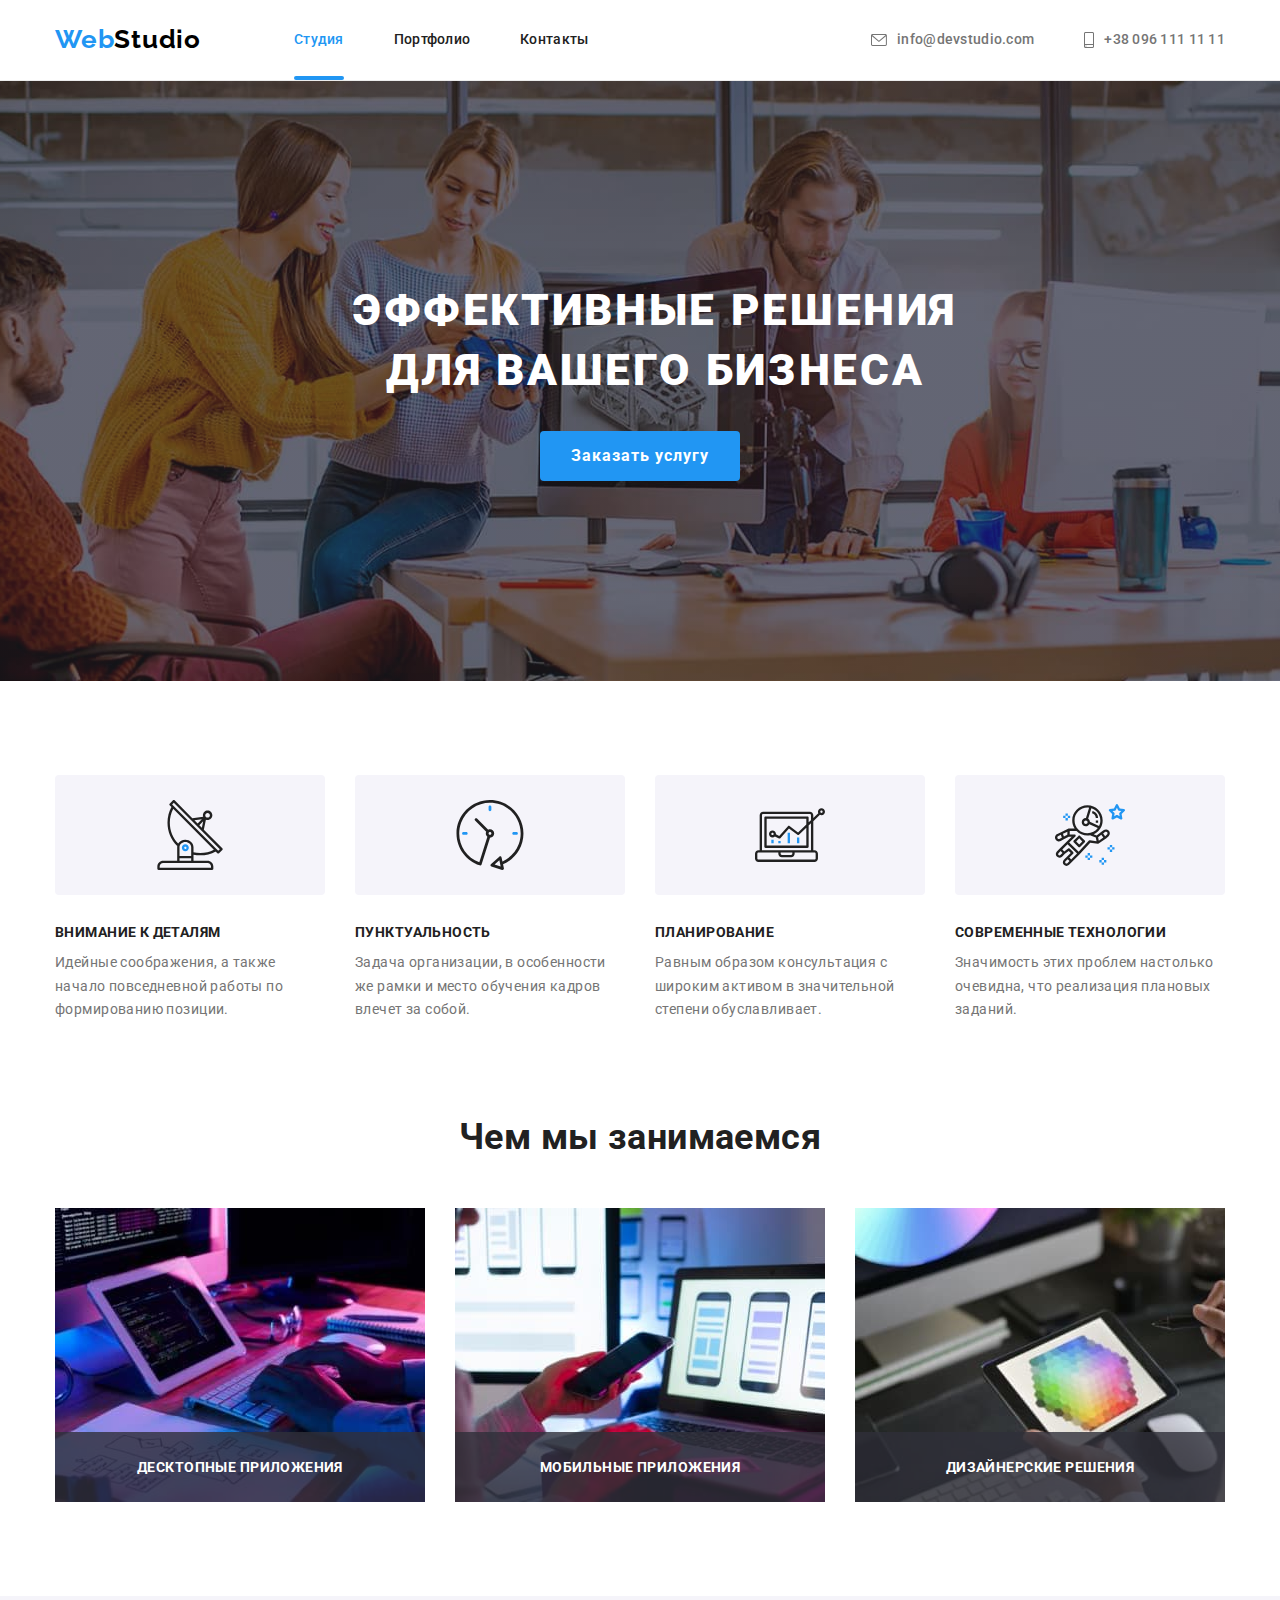
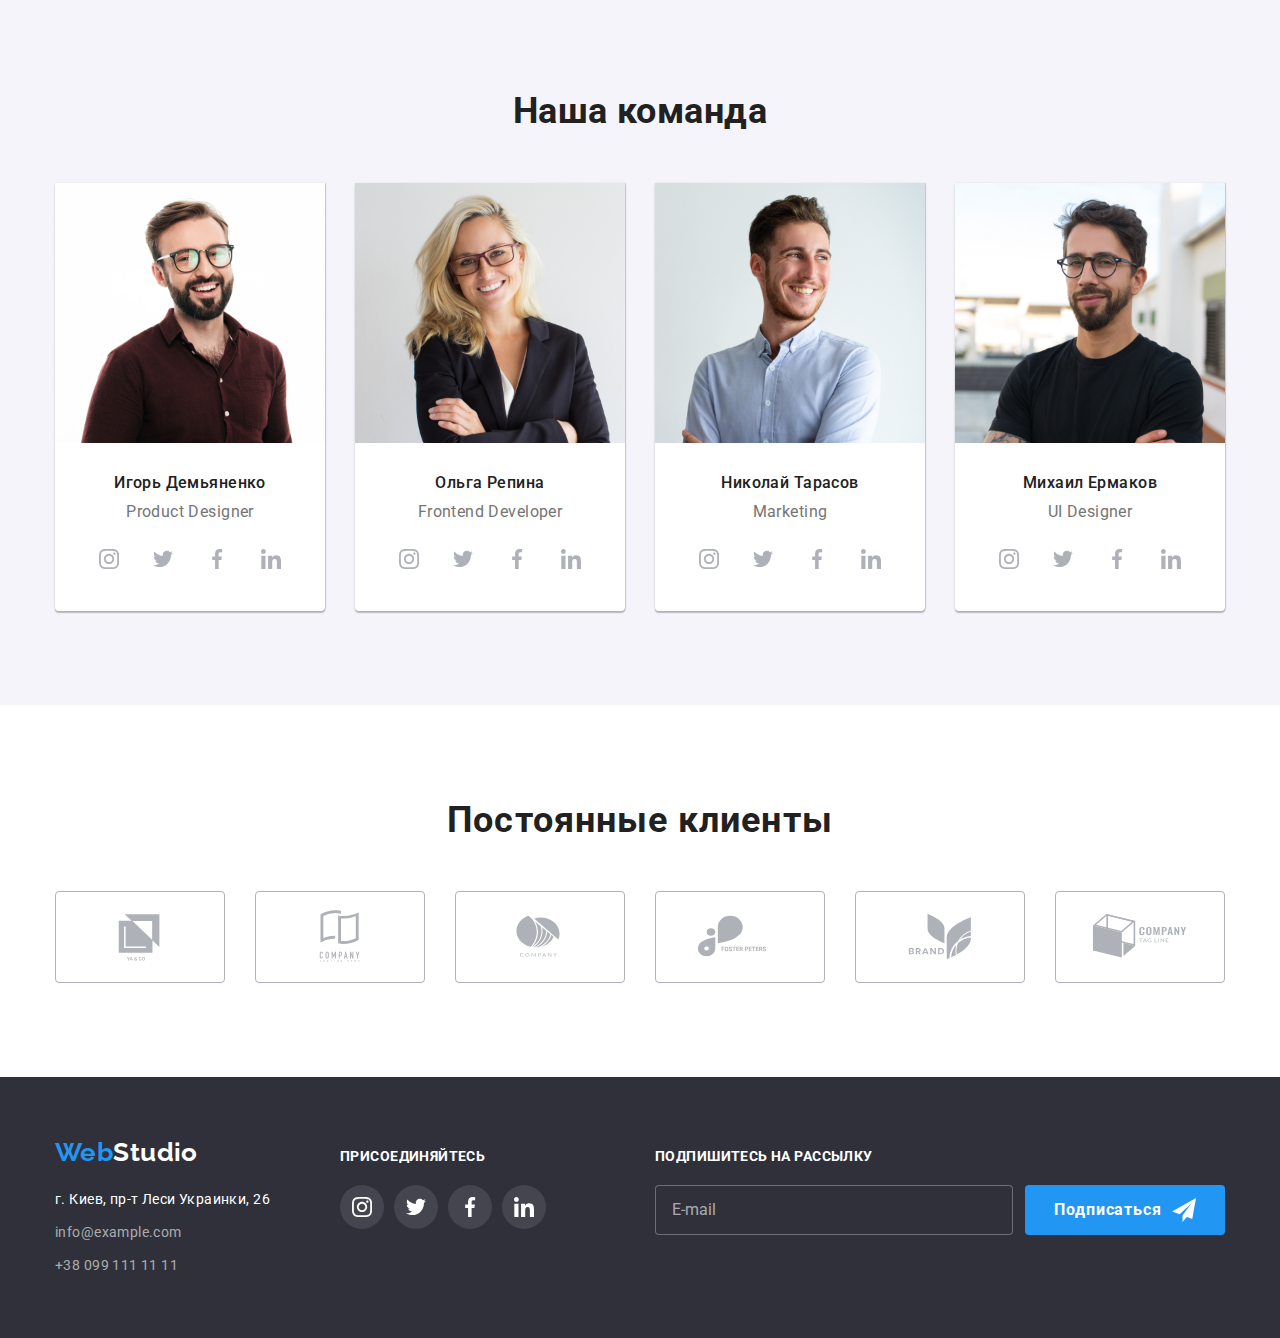
<file: index.html>
<!DOCTYPE html>
<html lang="ru">
<head>
    <meta charset="UTF-8">
    <meta http-equiv="X-UA-Compatible" content="IE=edge">
    <meta name="viewport" content="width=device-width, initial-scale=1.0">
    <title>Home work 6</title>
    <link rel="stylesheet" href="https://cdnjs.cloudflare.com/ajax/libs/modern-normalize/1.1.0/modern-normalize.css" integrity="sha512-Y0MM+V6ymRKN2zStTqzQ227DWhhp4Mzdo6gnlRnuaNCbc+YN/ZH0sBCLTM4M0oSy9c9VKiCvd4Jk44aCLrNS5Q==" crossorigin="anonymous" referrerpolicy="no-referrer" />
   
    <link rel="preconnect" href="https://fonts.googleapis.com">
    <link rel="preconnect" href="https://fonts.gstatic.com" crossorigin>
    <link href="https://fonts.googleapis.com/css2?family=Raleway:wght@700&family=Roboto:wght@400;500;700;900&display=swap"
    rel="stylesheet">
    <link rel="stylesheet" href="./css/styles.css">

</head>
<body>
    <header class="header">
        <div class="container">
            <nav class="header-nav">
               <a class="header-logo" href=""><span class="first-part-logo">Web</span>Studio</a>
                <ul class="header-list list">
                    <li class="header-item">
                        <a class="header-link link current" href="./index.html">Студия</a></li>
                    <li class="header-item">
                        <a class="header-link link" href="./portfolio.html">Портфолио</a></li>
                    <li class="header-item">
                        <a class="header-link link" href="">Контакты</a></li>
                </ul>
            </nav>
             <div class="header-contacts">
                 <ul class="header-list list">
                    <li class="header-item">
                        <a class="header-link-contacts link" href="mailto:info@devstudio.com">
                            <svg class="header-link-icon" width="16" height="12">
                                <use href="./images/icons.svg#icon-envelope"></use>
                            </svg>info@devstudio.com
                        </a>
                    </li>
                    <li class="header-item">
                        <a class="header-link-contacts link" href="tel:+380961111111">
                            <svg class="header-link-icon" width="10" height="16">
                                <use href="./images/icons.svg#icon-smartphone"></use>
                            </svg>+38 096 111 11 11
                        </a>
                    </li>
                </ul>
            </div>
        </div>
    </header>
    <main>
<!-----Hero Start----->
        <section class="hero">
            <div class="container">
                <h1 class="hero-title">Эффективные решения для вашего бизнеса</h1>
                <button class="hero-btn btn" type="button" data-modal-open>Заказать услугу</button>
            </div>
<!-------------About Start------------>
        </section>
        <section class="benefits section">
            <div class="container">
                <ul class="benefits-icon-list list">
                    <li class="benefits-icon-item">
                            <svg class="benefits-icon" width="70" height="70"><use href="./images/icons.svg#icon-antenna"></use>
                            </svg>
                    </li>
                    <li class="benefits-icon-item">
                            <svg class="benefits-icon" width="70" height="70">
                                 <use href="./images/icons.svg#icon-clock"></use>
                             </svg>
                    </li>
                    <li class="benefits-icon-item">
                            <svg class="benefits-icon" width="70" height="70">
                                <use href="./images/icons.svg#icon-diagram"></use>
                            </svg>
                    </li>
                    <li class="benefits-icon-item">
                            <svg class="benefits-icon" width="70" height="70">
                                <use href="./images/icons.svg#icon-astronaut"></use>
                            </svg>
                    </li>
                </ul>
                <ul class="benefits-list list">
                    <li class="benefits-item">
                        <h3 class="benefits-title">Внимание к деталям</h3>
                        <p class="benefits-text">Идейные соображения, а также начало повседневной работы по формированию позиции.</p>
                    </li>
                    <li class="benefits-item">
                        <h3 class="benefits-title">Пунктуальность</h3>
                        <p class="benefits-text">Задача организации, в особенности же рамки и место обучения кадров влечет за собой.</p>
                    </li>
                    <li class="benefits-item">
                        <h3 class="benefits-title">Планирование</h3>
                        <p class="benefits-text">Равным образом консультация с широким активом в значительной степени обуславливает.</p>
                    </li>
                    <li class="benefits-item">
                        <h3 class="benefits-title">Современные технологии</h3>
                        <p class="benefits-text">Значимость этих проблем настолько очевидна, что реализация плановых заданий.</p>
                    </li>
                </ul>
            </div>
        </section>
<!------------Opportunities Start------------>
        <section class="directions section">
            <div class="container">
                <h2 class="directions-title">Чем мы занимаемся</h2>
                <ul class="directions-list list">
                    <li class="directions-item">
                        <div class="directions-top-wrap">
                            <img src="./images/img1.jpg" width="370" height="294" alt="набор текста с клаватуры">
                            <p class="directions-top-text">Десктопные приложения</p>
                        </div>
                    </li>
                    <li class="directions-item">
                        <div class="directions-top-wrap">
                            <img src="./images/img2.jpg" width="370" height="294" alt="набор контакта с телефона">
                            <p class="directions-top-text">Мобильные приложения</p>
                        </div>
                    </li>
                    <li class="directions-item">
                        <div class="directions-top-wrap">
                            <img src="./images/img3.jpg" width="370" height="294" alt="выбор палитры цветов на планшете">
                            <p class="directions-top-text">Дизайнерские решения</p>
                        </div>
                    </li>
                </ul>
            </div>
        </section>
<!-------------Our team Start------------>
        <section class="team section">
            <div class="container">
                <h2 class="team-title">Наша команда</h2>
                <ul class="team-list list">
                    <li class="team-item">
                        <img src="./images/img4.jpg" width="270" height="260" alt="фото Игорь">
                        <h3 class="team-item-title">Игорь Демьяненко</h3>
                        <p class="team-item-text">Product Designer</p>
                        <ul class="team-soc-list list"> 
                            <li class="team-soc-item">
                                <a href="" class="team-soc-link link">
                                    <svg class="team-soc-icon" width="20" height="20">
                                        <use href="./images/icons.svg#icon-instagram">
                                        </use>
                                    </svg>
                                </a>
                            </li>
                            <li class="team-soc-item">
                                <a href="" class="team-soc-link link">
                                    <svg class="team-soc-icon" width="20" height="20">
                                        <use href="./images/icons.svg#icon-twitter">
                                        </use>
                                    </svg>
                                </a>
                            </li>
                            <li class="team-soc-item">
                                <a href="" class="team-soc-link link">
                                    <svg class="team-soc-icon" width="20" height="20">
                                        <use href="./images/icons.svg#icon-facebook">
                                        </use>
                                    </svg>
                                </a>
                            </li>
                            <li class="team-soc-item">
                                <a href="" class="team-soc-link link">
                                    <svg class="team-soc-icon" width="20" height="20">
                                        <use href="./images/icons.svg#icon-linkedin">
                                        </use>
                                    </svg>
                                </a>
                            </li>
                        </ul> 

                    </li>
                    <li class="team-item">
                        <img src="./images/img5.jpg" width="270" height="260" alt="фото Ольга">
                        <h3 class="team-item-title">Ольга Репина</h3>
                        <p class="team-item-text">Frontend Developer</p>
                        <ul class="team-soc-list list"> 
                            <li class="team-soc-item">
                                <a href="" class="team-soc-link link">
                                    <svg class="team-soc-icon" width="20" height="20">
                                        <use href="./images/icons.svg#icon-instagram"></use>
                                    </svg>
                                </a>
                            </li>
                            <li class="team-soc-item">
                                <a href="" class="team-soc-link link">
                                    <svg class="team-soc-icon" width="20" height="20">
                                        <use href="./images/icons.svg#icon-twitter"></use>
                                    </svg>
                                </a>
                            </li>
                            <li class="team-soc-item">
                                <a href="" class="team-soc-link link">
                                    <svg class="team-soc-icon" width="20" height="20">
                                        <use href="./images/icons.svg#icon-facebook"></use>
                                    </svg>
                                </a>
                            </li>
                            <li class="team-soc-item">
                                <a href="" class="team-soc-link link">
                                    <svg class="team-soc-icon" width="20" height="20">
                                        <use href="./images/icons.svg#icon-linkedin"></use>
                                    </svg>
                                </a>
                            </li>
                        </ul> 
                    </li>
                    <li class="team-item">
                        <img src="./images/img6.jpg" width="270" height="260" alt="фото Николай">
                        <h3 class="team-item-title">Николай Тарасов</h3>
                        <p class="team-item-text">Marketing</p>
                        <ul class="team-soc-list list"> 
                            <li class="team-soc-item">
                                <a href="" class="team-soc-link link">
                                    <svg class="team-soc-icon" width="20" height="20">
                                        <use href="./images/icons.svg#icon-instagram"></use>
                                    </svg>
                                </a>
                            </li>
                            <li class="team-soc-item">
                                <a href="" class="team-soc-link link">
                                    <svg class="team-soc-icon" width="20" height="20">
                                        <use href="./images/icons.svg#icon-twitter"></use>
                                    </svg>
                                </a>
                            </li>
                            <li class="team-soc-item">
                                <a href="" class="team-soc-link link">
                                    <svg class="team-soc-icon" width="20" height="20">
                                        <use href="./images/icons.svg#icon-facebook"></use>
                                    </svg>
                                </a>
                            </li>
                            <li class="team-soc-item">
                                <a href="" class="team-soc-link link">
                                    <svg class="team-soc-icon" width="20" height="20">
                                        <use href="./images/icons.svg#icon-linkedin"></use>
                                    </svg>
                                </a>
                            </li>
                        </ul> 
                        </li>
                    <li class="team-item">
                        <img src="images/img7.jpg" width="270" height="260" alt="фото Михаил">
                        <h3 class="team-item-title">Михаил Ермаков</h3>
                        <p class="team-item-text">UI Designer</p>
                        <ul class="team-soc-list list"> 
                            <li class="team-soc-item">
                                <a href="" class="team-soc-link link">
                                    <svg class="team-soc-icon" width="20" height="20">
                                        <use href="./images/icons.svg#icon-instagram"></use>
                                    </svg>
                                </a>
                            </li>
                            <li class="team-soc-item">
                                <a href="" class="team-soc-link link">
                                    <svg class="team-soc-icon" width="20" height="20">
                                        <use href="./images/icons.svg#icon-twitter"></use>
                                    </svg>
                                </a>
                            </li>
                            <li class="team-soc-item">
                                <a href="" class="team-soc-link link">
                                    <svg class="team-soc-icon" width="20" height="20">
                                        <use href="./images/icons.svg#icon-facebook"></use>
                                    </svg>
                                </a>
                            </li>
                            <li class="team-soc-item">
                                <a href="" class="team-soc-link link">
                                    <svg class="team-soc-icon" width="20" height="20">
                                        <use href="./images/icons.svg#icon-linkedin"></use>
                                    </svg>
                                </a>
                            </li>
                        </ul> 
                     </li>
                </ul>
            </div>
        </section>
<!-----------------Clients start--------------------->
        <section class="clients section">
            <div class="container">
                <h2 class="clients-title">Постоянные клиенты</h2>
                <ul class="clients-list list">
                   <li class="clients-item"> 
                       <a href="" class="clients-link link">
                        <svg class="clients-icon" width="106" height="60">
                            <use href="./images/icons.svg#icon-Logo-1"></use>
                        </svg>
                       </a>

                   </li>
                   <li class="clients-item">
                    <a href="" class="clients-link link">
                        <svg class="clients-icon" width="106" height="60">
                            <use href="./images/icons.svg#icon-Logo-2"></use>
                        </svg>
                    </a>
                   </li>
                   <li class="clients-item">
                    <a href="" class="clients-link link">
                        <svg class="clients-icon" width="106" height="60">
                            <use href="./images/icons.svg#icon-Logo-3"></use>
                        </svg>
                    </a>
                   </li>
                   <li class="clients-item">
                    <a href="" class="clients-link link">
                        <svg class="clients-icon" width="106" height="60">
                            <use href="./images/icons.svg#icon-Logo-4"></use>
                        </svg>
                    </a>
                   </li>
                   <li class="clients-item">
                    <a href="" class="clients-link link">
                        <svg class="clients-icon" width="106" height="60">
                            <use href="./images/icons.svg#icon-Logo-5"></use>
                        </svg>
                    </a>
                   </li>
                   <li class="clients-item">
                    <a href="" class="clients-link link">
                        <svg class="clients-icon" width="106" height="60">
                            <use href="./images/icons.svg#icon-Logo-6"></use>
                        </svg>
                    </a>
                   </li>
               </ul>
            </div>
        </section>

    </main>
<!-----FOOTER----->
    <footer class="footer">
        <div class="container-footer container">
            <div class="container-footer-contacts">
                <a class="footer-logo" href=""><span class="first-part-logo">Web</span>Studio</a>
                <address class="footer-contacts">
                    <ul class="footer-list list">
                        <li class="footer-item">
                            <a class="footer-link-address link" href="https://goo.gl/maps/iAdEvqvcPD2PK2Wz8"
                            target="_blank"
                            rel="noopener nofollow noreferrer">г. Киев, пр-т Леси Украинки, 26</a>
                        </li>
                        <li class="footer-item"><a class="footer-link-contacts link" href="mailto:info@example.com">info@example.com</a></li>
                        <li class="footer-item"><a class="footer-link-contacts link" href="tel:+380991111111">+38 099 111 11 11</a></li>
                    </ul>
                </address>
            </div>

            <div class="container-footer-icon">
                <p class="container-footer-title">Присоединяйтесь</p>
                <ul class="footer-soc-list list"> 
                    <li class="footer-soc-item">
                        <a href="" class="footer-soc-link link">
                            <svg class="footer-soc-icon" width="20" height="20">
                                <use href="./images/icons.svg#icon-instagram"></use>
                            </svg>
                        </a>
                    </li>
                    <li class="footer-soc-item">
                        <a href="" class="footer-soc-link link">
                            <svg class="footer-soc-icon" width="20" height="20">
                                <use href="./images/icons.svg#icon-twitter"></use>
                            </svg>
                        </a>
                    </li>
                    <li class="footer-soc-item">
                        <a href="" class="footer-soc-link link">
                            <svg class="footer-soc-icon" width="20" height="20">
                                <use href="./images/icons.svg#icon-facebook"></use>
                            </svg>
                        </a>
                    </li>
                    <li class="footer-soc-item">
                        <a href="" class="footer-soc-link link">
                            <svg class="footer-soc-icon" width="20" height="20">
                                <use href="./images/icons.svg#icon-linkedin"></use>
                            </svg>
                        </a>
                    </li>
                </ul> 
             </div>
             <div class="container-footer-mail">
                <p class="container-footer-title">Подпишитесь на рассылку</p>
                                
                <form class="footer-form"> 
                    <label for="user-email"></label>
                    <input
                        type="email"
                        class="footer-input"
                        name="user-email"
                        placeholder="E-mail"
                        id="c"
                        />
                    <button type="submit" class="footer-btn">Подписаться</button>

                </form>

             </div>
        </div>
    </footer>
    <div class="backdrop is-hidden" data-modal>
        <div class="modal">
          <button type="button" class="modal-close-btn" data-modal-close>
            <svg class="modal-close-icon" width="18" height="18">
              <use href="./images/icons.svg#icon-close-black"></use>
            </svg>
          </button>
          <p class="modal-title">Оставьте свои данные, мы вам перезвоним</p>

          <form>
                <div class="modal-field">
                <label class="modal-label">Имя</label>
                <div class="input-wrap">
                        <input
                            type="text"
                            class="modal-input"
                            name="user-name"
                            placeholder=" "
                            required
                            minlength="2"
                        />
                        <svg class="modal-icon" width="18" height="18">
                        <use href="./images/icons.svg#icon-person"></use>
                        </svg>
                    </div>
                </div>
                <div class="modal-field">
                <label for="user-tel" class="modal-label">Телефон</label>
                <div class="input-wrap">
                        <input
                        type="tel"
                        class="modal-input"
                        name="user-tel"
                        placeholder=" "
                        required
                        id="user-tel" />
                        <svg class="modal-icon" width="18" height="18">
                        <use href="./images/icons.svg#icon-phone"></use>
                        </svg>
                    </div>
                </div>
                <div class="modal-field">
                <label for="user-email" class="modal-label">Почта</label>
                <div class="input-wrap">
                    <input
                    type="email"
                    class="modal-input"
                    name="user-email"
                    placeholder=" "
                    id="user-email"
                    />
                    <svg class="modal-icon" width="18" height="18">
                    <use href="./images/icons.svg#icon-email"></use>
                    </svg>
                </div>
                </div>
                <div class="modal-field">
                <label for="user-text" class="modal-label">Комментарий</label>
                <textarea
                    name="user-text"
                    id="user-text"
                    class="modal-text"
                    placeholder="Введите текст"
                ></textarea>
                </div>
                <div class="modal-field">
                    <input
                      type="checkbox"
                      name="privacy"
                      value="true"
                      class="modal-check visually-hidden"
                      id="privacy"
                    />
                        <label for="privacy" class="check-text"> 
                        <span>
                            <svg class="check-icon" width="11" height="8">
                              <use href="./images/icons.svg#icon-check"></use>
                            </svg>
                        </span>            
                        Соглашаюсь с рассылкой и принимаю <a href="" class="check-link" >Условия договора</a></label>
                         
                  </div>
        

                <button type="submit" class="check-btn">Отправить</button>
            </form>
        </div>
    </div>
    <script src="./js/modal.js"></script>
</body>
</html>
</file>
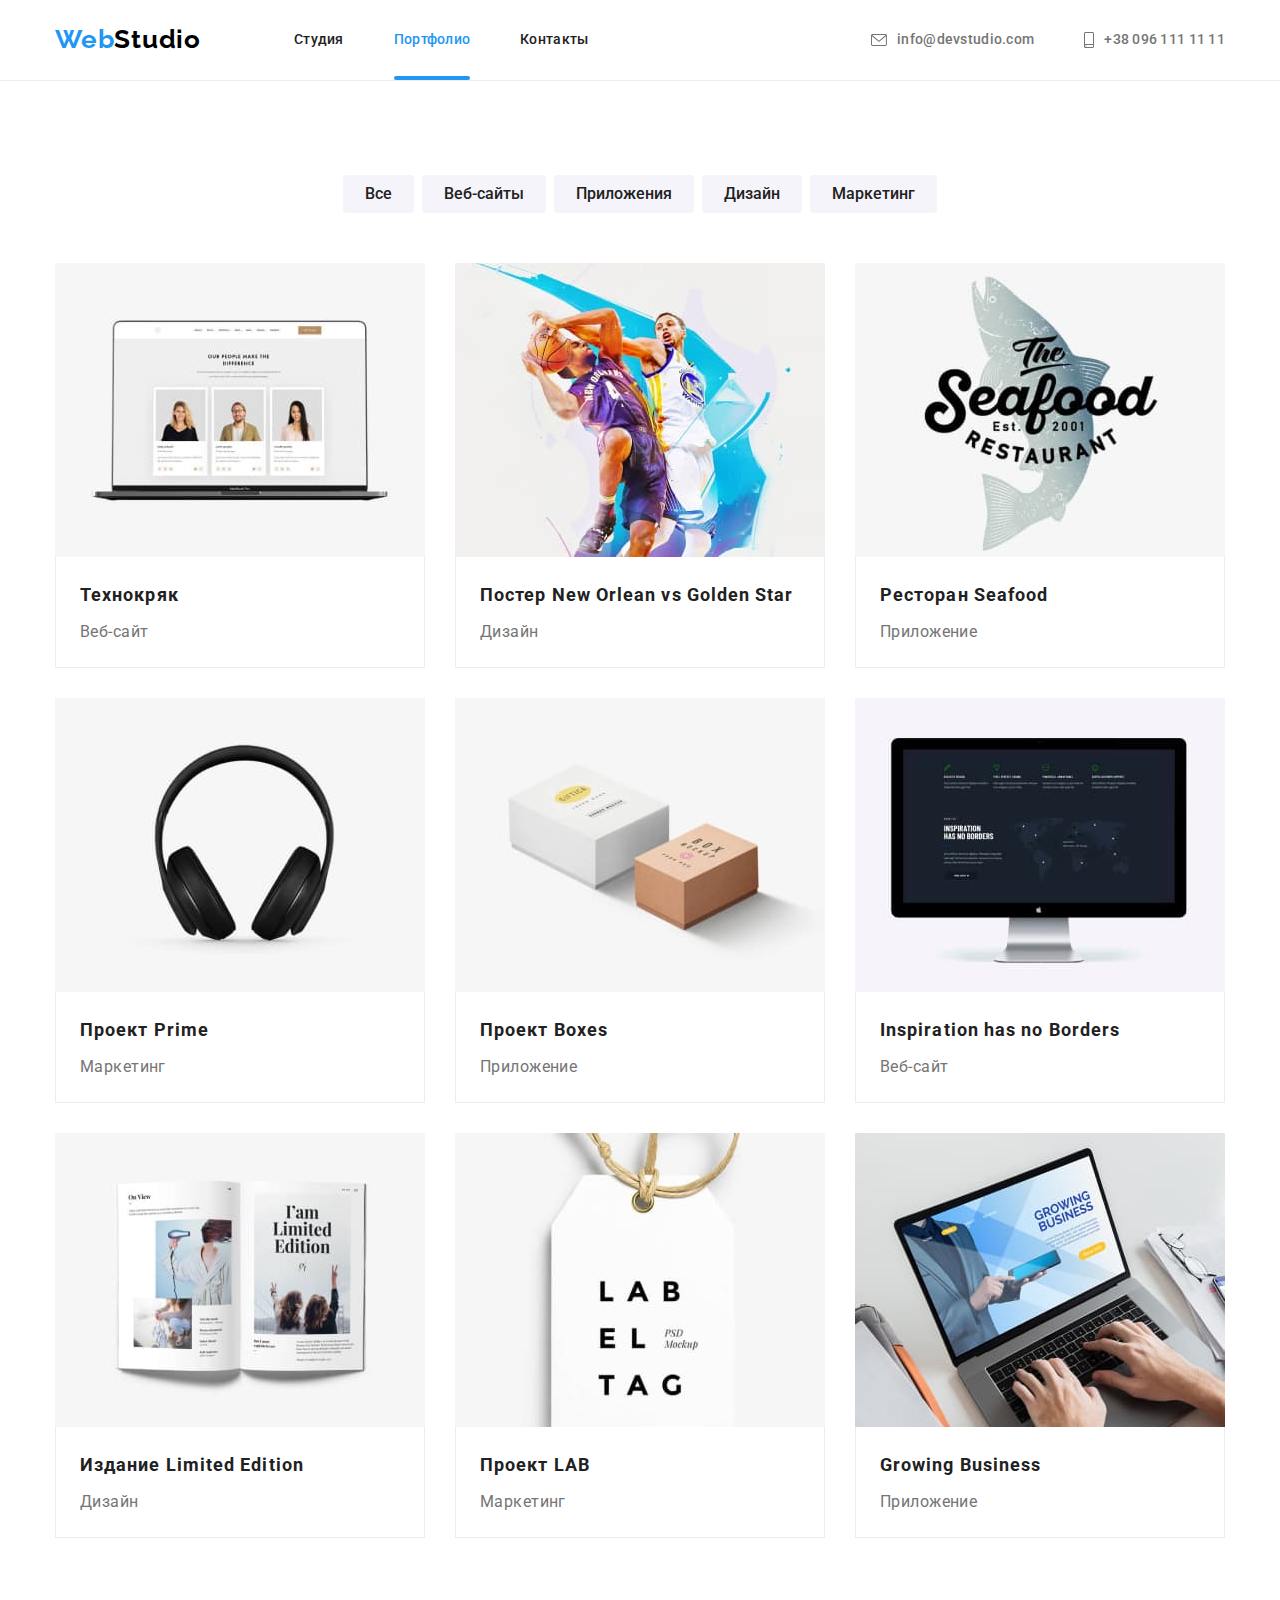
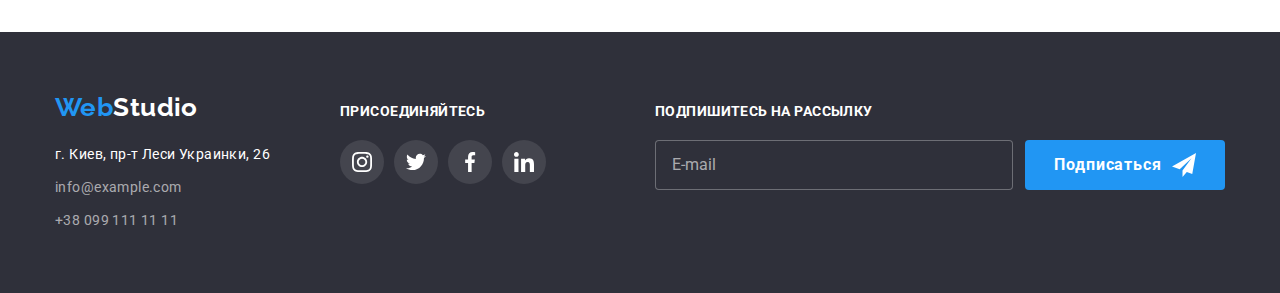
<file: portfolio.html>
<!DOCTYPE html>
<html lang="ru">
<head>
    <meta charset="UTF-8">
    <meta http-equiv="X-UA-Compatible" content="IE=edge">
    <meta name="viewport" content="width=device-width, initial-scale=1.0">
    <title>Portfolio</title>
    <link rel="stylesheet" href="https://cdnjs.cloudflare.com/ajax/libs/modern-normalize/1.1.0/modern-normalize.css" integrity="sha512-Y0MM+V6ymRKN2zStTqzQ227DWhhp4Mzdo6gnlRnuaNCbc+YN/ZH0sBCLTM4M0oSy9c9VKiCvd4Jk44aCLrNS5Q==" crossorigin="anonymous" referrerpolicy="no-referrer" />
    
    <link rel="preconnect" href="https://fonts.googleapis.com">
    <link rel="preconnect" href="https://fonts.gstatic.com" crossorigin>
    <link href="https://fonts.googleapis.com/css2?family=Raleway:wght@700&family=Roboto:wght@400;500;700;900&display=swap"
        rel="stylesheet">
    <link rel="stylesheet" href="./css/styles.css">
</head>
<body>
    <header class="header">
        <div class="container">
            <nav class="header-nav">
                <a class="header-logo" href=""><span class="first-part-logo">Web</span>Studio</a>
                <ul class="header-list list">
                    <li class="header-item">
                        <a class="header-link link" href="./index.html">Студия</a>
                    </li>
                    <li class="header-item">
                        <a class="header-link link current" href="./portfolio.html">Портфолио</a>
                    </li>
                    <li class="header-item">
                        <a class="header-link link" href="">Контакты</a>
                    </li>
                </ul>
            </nav>
            <div class="header-contacts">
                <ul class="header-list list">
                    <li class="header-item">
                        <a class="header-link-contacts link" href="mailto:info@devstudio.com">
                            <svg class="header-link-icon" width="16" height="12">
                                <use href="./images/icons.svg#icon-envelope">
                                </use>
                            </svg>info@devstudio.com
                        </a>
                    </li>
                    <li class="header-item">
                        <a class="header-link-contacts link" href="tel:+380961111111">
                            <svg class="header-link-icon" width="10" height="16">
                                <use href="./images/icons.svg#icon-smartphone">
                                </use>
                            </svg>+38 096 111 11 11
                        </a>
                    </li>
                </ul>
            </div>
        </div>
    </header>

<main>
<section class="section">
    <div class="container">
        <h1 class="projects-title" hidden>Проекты</h1>
        <ul class="projects-list-btn list">
            <li class="projects-item-btn"><button class="project-btn btn" type="button">Все</button></li>
            <li class="projects-item-btn"><button class="project-btn btn" type="button">Веб-сайты</button></li>
            <li class="projects-item-btn"><button class="project-btn btn" type="button">Приложения</button></li>
            <li class="projects-item-btn"><button class="project-btn btn" type="button">Дизайн</button></li>
            <li class="projects-item-btn"><button class="project-btn btn" type="button">Маркетинг</button></li>
        </ul>
        <ul class="projects-list list">
            <li class="projects-item">
                <a class="projects-link link" href="./portfolio.html"> 
                    <div class="projects-top-wrap">
                        <img src="./images/project1.jpg" width="370" height="294" alt="Фото проект 1">
                        <p class="projects-top-text">Ресурс предлагает комплексные предложения с разным уровнем функционала и сервисов. Все это позволит посетителю получить исчерпывающие сведения о компании или частном лице.</p>
                    </div>
                    <div class="container-name">
                        <h2 class="projects-name">Технокряк</h2>
                        <p class="projects-text">Веб-сайт</p>
                    </div>
                    
                </a>
            </li>
                
            <li class="projects-item">
                <a class="projects-link link" href="./portfolio.html">
                    <div class="projects-top-wrap">
                        <img src="./images/project2.jpg" width="370" height="294" alt="Фото проект 2">
                        <p class="projects-top-text">Ресурс предлагает комплексные предложения с разным уровнем функционала и сервисов. Все это позволит посетителю получить исчерпывающие сведения о компании или частном лице.</p>
                    </div>
                    <div class="container-name">
                        <h2 class="projects-name">Постер New Orlean vs Golden Star</h2>
                        <p class="projects-text">Дизайн</p>
                    </div>
                </a>
            </li>
            <li class="projects-item">
                <a class="projects-link link" href="./portfolio.html">
                    <div class="projects-top-wrap">
                        <img src="./images/project3.jpg" width="370" height="294" alt="Фото проект 3">
                        <p class="projects-top-text">Ресурс предлагает комплексные предложения с разным уровнем функционала и сервисов. Все это позволит посетителю получить исчерпывающие сведения о компании или частном лице.</p>
                     </div>
                    <div class="container-name">
                        <h2 class="projects-name">Ресторан Seafood</h2>
                        <p class="projects-text">Приложение</p>
                    </div>
                </a>
            </li>
            <li class="projects-item">
                <a class="projects-link link" href="./portfolio.html">
                    <div class="projects-top-wrap">
                        <img src="./images/project4.jpg" width="370" height="294" alt="Фото проект 4">
                        <p class="projects-top-text">Ресурс предлагает комплексные предложения с разным уровнем функционала и сервисов. Все это позволит посетителю получить исчерпывающие сведения о компании или частном лице.</p>
                    </div>
                    <div class="container-name">
                        <h2 class="projects-name">Проект Prime</h2>
                        <p class="projects-text">Маркетинг</p>
                    </div>
                </a>
            </li>
            <li class="projects-item">
                <a class="projects-link link" href="./portfolio.html">
                    <div class="projects-top-wrap">
                        <img src="./images/project5.jpg" width="370" height="294" alt="Фото проект 5">
                        <p class="projects-top-text">Ресурс предлагает комплексные предложения с разным уровнем функционала и сервисов. Все это позволит посетителю получить исчерпывающие сведения о компании или частном лице.</p>
                    </div>
                    <div class="container-name">
                        <h2 class="projects-name">Проект Boxes</h2>
                        <p class="projects-text">Приложение</p>
                    </div>
                </a>
            </li>
            <li class="projects-item">
                <a class="projects-link link" href="./portfolio.html">
                    <div class="projects-top-wrap">
                        <img src="./images/project6.jpg" width="370" height="294" alt="Фото проект 6">
                        <p class="projects-top-text">Ресурс предлагает комплексные предложения с разным уровнем функционала и сервисов. Все это позволит посетителю получить исчерпывающие сведения о компании или частном лице.</p>
                    </div>
                    <div class="container-name">
                        <h2 class="projects-name">Inspiration has no Borders</h2>
                        <p class="projects-text">Веб-сайт</p>
                    </div>
                </a>
            </li>
            <li class="projects-item">
                <a class="projects-link link" href="./portfolio.html">
                    <div class="projects-top-wrap">
                        <img src="./images/project7.jpg" width="370" height="294" alt="Фото проект 7">
                        <p class="projects-top-text">Ресурс предлагает комплексные предложения с разным уровнем функционала и сервисов. Все это позволит посетителю получить исчерпывающие сведения о компании или частном лице.</p>
                    </div>
                    <div class="container-name">
                        <h2 class="projects-name">Издание Limited Edition</h2>
                        <p class="projects-text">Дизайн</p>
                    </div>
                </a>
            </li>
            <li class="projects-item">
                <a class="projects-link link" href="./portfolio.html">
                    <div class="projects-top-wrap">
                        <img src="./images/project8.jpg" width="370" height="294" alt="Фото проект 8">
                        <p class="projects-top-text">Ресурс предлагает комплексные предложения с разным уровнем функционала и сервисов. Все это позволит посетителю получить исчерпывающие сведения о компании или частном лице.</p>
                    </div>
                    <div class="container-name">
                        <h2 class="projects-name">Проект LAB</h2>
                        <p class="projects-text">Маркетинг</p>
                    </div>
                </a>
            </li>
            <li class="projects-item">
                <a class="projects-link link" href="./portfolio.html">
                    <div class="projects-top-wrap">
                        <img src="./images/project9.jpg"  width="370" height="294" alt="Фото проект 9">
                        <p class="projects-top-text">Ресурс предлагает комплексные предложения с разным уровнем функционала и сервисов. Все это позволит посетителю получить исчерпывающие сведения о компании или частном лице.</p>
                    </div>
                    <div class="container-name">
                        <h2 class="projects-name">Growing Business</h2>
                        <p class="projects-text">Приложение</p>
                    </div>
                </a>
            </li>
        </ul>
    </div>
</section>

</main>

<footer class="footer">
    <div class="container-footer container">
        <div class="container-footer-contacts">
            <a class="footer-logo" href=""><span class="first-part-logo">Web</span>Studio</a>
            <address class="footer-contacts">
                <ul class="footer-list list">
                    <li class="footer-item">
                        <a class="footer-link-address link" href="https://goo.gl/maps/iAdEvqvcPD2PK2Wz8"
                        target="_blank"
                        rel="noopener nofollow noreferrer">г. Киев, пр-т Леси Украинки, 26</a>
                    </li>
                    <li class="footer-item"><a class="footer-link-contacts link" href="mailto:info@example.com">info@example.com</a></li>
                    <li class="footer-item"><a class="footer-link-contacts link" href="tel:+380991111111">+38 099 111 11 11</a></li>
                </ul>
            </address>
        </div>

        <div class="container-footer-icon">
            <p class="container-footer-title">Присоединяйтесь</p>
            <ul class="footer-soc-list list"> 
                <li class="footer-soc-item">
                    <a href="" class="footer-soc-link link">
                        <svg class="footer-soc-icon" width="20" height="20">
                            <use href="./images/icons.svg#icon-instagram">
                            </use>
                        </svg>
                    </a>
                </li>
                <li class="footer-soc-item">
                    <a href="" class="footer-soc-link link">
                        <svg class="footer-soc-icon" width="20" height="20">
                            <use href="./images/icons.svg#icon-twitter">
                            </use>
                        </svg>
                    </a>
                </li>
                <li class="footer-soc-item">
                    <a href="" class="footer-soc-link link">
                        <svg class="footer-soc-icon" width="20" height="20">
                            <use href="./images/icons.svg#icon-facebook">
                            </use>
                        </svg>
                    </a>
                </li>
                <li class="footer-soc-item">
                    <a href="" class="footer-soc-link link">
                        <svg class="footer-soc-icon" width="20" height="20">
                            <use href="./images/icons.svg#icon-linkedin">
                            </use>
                        </svg>
                    </a>
                </li>
            </ul> 
         </div>
         <div class="container-footer-mail">
            <p class="container-footer-title">Подпишитесь на рассылку</p>
                            
                <form class="footer-form"> 
                    <input
                        type="email"
                        class="footer-input"
                        name="user-email"
                        placeholder="E-mail"
                        id="user-email"
                        />
                    <button type="submit" class="footer-btn">Подписаться</button>

                </form>

         </div>
    </div>
</footer>
    
</body>
</html>
</file>
<file: css/styles.css>
/*------ПЕРЕМЕННЫЕ--------*/
:root {
    --body-background-color: #FFFFFF;
    --header-background-color:#ECECEC;
    --header-logo-color:#000000;
    --main-title-color:#212121;
    --second-title-color:#757575;
    --accent-color:#2196F3;
    --hero-title-color:#FFFFFF;
    --hero-btn-color:#188ce8;
    --hero-background-color:#2F303A;
    --team-background-color:#F5F4FA;
    --team-item-background-color:#FFFFFF;
    --footer-background-color:#2F303A;
    --footer-link-color: rgba(255, 255, 255, 0.6);
    --projects-btn-background-color: #F5F4FA;
    --projects-item-background-color:#EEEEEE;
    --typical-padding: 94px;
}

p, h1, h2, h3, h4, h5, h6 {
    margin: 0;}

ul, ol {
    margin: 0;
    padding-left: 0;}

button {cursor: pointer;}



body {
    font-family:'Roboto', sans-serif;
    font-size: 14px;
    letter-spacing: 0.03em;
    color: var(--main-title-color);
    background-color: var(--body-background-color);

}

img {
    display: block;
}

.container {
    width: 1200px; 
   
    margin: 0 auto; 
    padding-left: 15px;
    padding-right: 15px;

     
}
.section {
    padding-top: var(--typical-padding);
    padding-bottom: var(--typical-padding);
}

.list {
    list-style: none;
}
.link,.header-logo,.footer-logo {
    text-decoration: none;
}

/*----------------------HEADER----------------------*/


.first-part-logo {
    color: var(--accent-color);
}

.visually-hidden {
    position: absolute;
    width: 1px;
    height: 1px;
    margin: -1px;
    border: 0;
    padding: 0;
    white-space: nowrap;
    clip-path: inset(100%);
    clip: rect(0 0 0 0);
    overflow: hidden;
}

.header {
    background-color: var(--hero-title-color);
    border-bottom: 1px solid var(--header-background-color);
}

.header-nav {
    display: flex;
    align-items: center;

}

.header-logo {
    font-family: 'Raleway';
    font-weight: 700;
    font-size: 26px;
    line-height: 1.19;
    letter-spacing: 0.03em;
    color: var(--header-logo-color);
    width: 145px;
    height: 31px;
    
    margin-right: 94px;
}

.header .container {
    display: flex;
    align-items: center;
        }

.header-list {
    display: flex;
    align-items: center;
    
  
}      

.header-item:not(:last-child) {
    margin-right: 50px;
}

.header-link:hover,
.header-link:focus {color: var(--accent-color);}

.header-link-contacts:hover,
.header-link-contacts:focus {color: var(--accent-color);}


.header-contacts {
    margin-left: auto;
}

.header-link {
    font-weight: 500;
    line-height: 1.14;
    letter-spacing: 0.02em;
    color: var(--main-title-color);
    
    display: block;
    padding-top: 32px;
    padding-bottom: 32px;
    position: relative;

    transition-property: color;
    transition-duration: 250ms;
    transition-timing-function: cubic-bezier(0.4, 0, 0.2, 1);
    transition-delay: 0ms;
}

.current {
    color: var(--accent-color);
}
.header-link.current:after {
    content: '';
    position: absolute;
    width: 100%;
    height: 4px;
    background-color: var(--accent-color);
    border-radius: 2px;
    left: 0;
    bottom: 0;


}

.header-link-contacts {
    font-weight: 500;
    line-height: 1.14;
    letter-spacing: 0.02em;
    color: var(--second-title-color);
   
    display: flex;
    align-items: center;
    justify-content: center;

    transition-property: color;
    transition-duration: 250ms;
    transition-timing-function: cubic-bezier(0.4, 0, 0.2, 1);
    transition-delay: 0ms;
   
}
.header-link-icon {
    fill: currentColor;
    margin-right: 10px;
}

/*---------------------------HERO----------------*/

.hero .container {
    width: 696px;
    margin: 0 auto;
        }

.hero {
    background-color: var(--hero-background-color);
    max-width: 1600px;
    background-image: linear-gradient( 
        rgba(47, 48, 58, 0.4),
        rgba(47, 48, 58, 0.4)),
    url(../images/hero-bg.jpg);
    background-repeat: no-repeat;
    background-position: center;
    background-size: cover;
    margin: 0 auto;
    
    padding-top: 200px;
    padding-bottom: 200px;
}

.hero-title {
    font-weight: 900;
    font-size: 44px;
    line-height: 1.36;
    text-align: center;
    letter-spacing: 0.06em;
    text-transform: uppercase;
    color: var(--hero-title-color);
    width: 696px;
    
    margin: 0 auto;
    margin-bottom: 30px;
}

.hero-btn:hover,
.hero-btn:focus {
      background-color: var(--hero-btn-color);
}

.hero-btn {
    font-family:inherit;
    background-color: var(--accent-color);
    font-weight: 700;
    font-size: 16px;
    line-height: 1.88;
    text-align: center;
    letter-spacing: 0.06em;
    color: var(--hero-title-color);
    min-width: 200px;
    height: 50px;
    border-radius: 4px;

    margin: 0 auto;
    display: block;
    margin-top: 30px;
    border: none;

    transition-property: background-color;
    transition-duration: 250ms;
    transition-timing-function: cubic-bezier(0.4, 0, 0.2, 1);
    transition-delay: 0ms;
}

.btn {cursor: pointer;}

/*----------------About-----------------*/

.benefits {
    background-color: var(--hero-title-color);
    
}

.benefits-icon-list {
    display: flex;
    justify-content: center;
    margin-bottom: 30px;
}

.benefits-icon-item {
    background-color: #F5F4FA;
    width: 270px;
    height: 120px;
    border: 1px solid none;
    border-radius: 4px;
    display: flex;
    align-items: center;
    justify-content: center;
    color:#AFB1B8;
}

.benefits-icon-item:not(:last-child) {
    margin-right: 30px;
}




.benefits-list {
    display: flex;
}

.benefits-item:not(:last-child) {
    margin-right: 30px;
    max-width: 270px;

}

.benefits-title {
    font-weight: 700;
    font-size: 14px;
    line-height: 1.14;
    letter-spacing: 0.03em;
    text-transform: uppercase;
    color: var(--main-title-color);

    margin-bottom: 10px;
}


.benefits-text {
    line-height: 1.71;
    color: var(--second-title-color)}

/*-------------------Opportunities---------------------*/
.directions {
    background-color: var(--hero-title-color);
    padding-top: 0;
   
}

.directions-list {
    display: flex;
}
.directions-item:not(:first-child) {
    margin-left: 30px;
}
.directions-title {
    font-weight: 700;
    font-size: 36px;
    line-height: 1.17;
    text-align: center;
    color: var(--main-title-color);

    margin-bottom: 50px;
}

.directions-top-wrap {
    position: relative;


}

.directions-top-text {
    font-weight: 700;
    
    line-height: 1.14;
    letter-spacing: 0.03em;
    text-transform: uppercase;
    
    display: flex;
    justify-content: center;
    align-items: center;
    
    position: absolute;
    width: 100%;
    height: 70px;
    top: 224px;
       
    color: var(--body-background-color);
    background-color: rgba(47, 48, 58, 0.8);
    font-size: 14px;
    line-height: 1.55;

   

}


/*-------------------Our team---------------------*/


.team {
    background-color: var(--team-background-color);

}

.team-list {
    display: flex;
}

.team-title {
    font-weight: 700;
    font-size: 36px;
    line-height: 1.17;
    text-align: center;
    color: var(--main-title-color);

    margin-bottom: 50px;
    
}

.team-item {
    background-color: var(--team-item-background-color);
    border-bottom-right-radius: 4px;
    border-bottom-left-radius: 4px;
    box-shadow: 0px 2px 1px 0px rgba(0, 0, 0, 0.2), 1px 0px 1px 0px rgba(0, 0, 0, 0.14), 0px 1px 3px 0px rgba(0, 0, 0, 0.12);
}
   


.team-item:not(:first-child) {
    margin-left: 30px;
   
}


.team-item-title {
    font-weight: 500;
    font-size: 16px;
    line-height: 1.19;
    text-align: center;
    color: var(--main-title-color);

    margin-top: 30px;
    

}

.team-item-text {
    font-size: 16px;
    line-height: 1.19;
    text-align: center;
    color: var(--second-title-color);

    margin-top: 10px;
    margin-bottom: 16px;
    
}

.team-soc-list {
    display: flex;
    justify-content: center;
    margin-bottom: 30px;
}

.team-soc-item {
    width: 44px;
    height: 44px;
    margin-right: 10px;

}
.team-soc-item:last-child {
    margin-right: 0;
} 

.team-soc-link {
    width: 100%;
    height: 100%;
    background-color: #FFFFFF;
    border-radius: 50%;
    display:flex;
    align-items: center;
    justify-content: center;
    color: #AFB1B8;

    transition-property: background-color, color;
    transition-duration: 250ms;
    transition-timing-function: cubic-bezier(0.4, 0, 0.2, 1);
    transition-delay: 0ms;

    
    
}
.team-soc-icon {
    fill: currentColor;
}


.team-soc-link:hover,
.team-soc-link:focus {
    background-color: #2196F3;
    color: #FFFFFF;
}

/*-----------------------CLIENTS---------------------*/
.clients {
    background-color: var(--hero-title-color);
  
}

.clients-title {
    font-weight: 700;
    font-size: 36px;
    line-height: 1.17;
    text-align: center;
    letter-spacing: 0.03em;
    
   

}

.clients-list {
    display: flex;
    justify-content: center;
    margin-top: 50px;
}
.clients-item {
    width: 170px;
    height: 92px;
   
}


.clients-item:not(:last-child) {
    margin-right: 30px;
}

.clients-link {
    width: 100%;
    height: 100%;
    display: flex;
    align-items: center;
    justify-content: center;
    border: 1px solid #AFB1B8;
    border-radius: 4px;
    color:#AFB1B8 ;
    
    transition-property: border-color, color;
    transition-duration: 250ms;
    transition-timing-function: cubic-bezier(0.4, 0, 0.2, 1);
    transition-delay: 0ms;
  }

.clients-link:hover,
.clients-link:focus {
    color: #2196F3;
    border-color: #2196F3;
}


.clients-icon {
    fill: currentColor;
}




/*-----------------------FOOTER---------------------*/
.footer {
    background-color: var(--footer-background-color);
    padding-top: 60px;
    padding-bottom: 60px;
}

.container-footer {
    display: flex;
    align-items: baseline;
}

.footer-logo {
    font-family: 'Raleway';
    font-weight: 700;
    font-size: 26px;
    line-height: 1.19;
    color: var(--hero-title-color);
    width: 145px;
    height: 31px;
    
   }



.footer-contacts {
    font-style: normal;
    margin-top: 20px;
}

  
.footer-item:not(:last-child) {
    margin-bottom: 9px;

}

.footer-link-address {
    line-height: 1.71;
    color: var(--hero-title-color);

    transition-property: color;
    transition-duration: 250ms;
    transition-timing-function: cubic-bezier(0.4, 0, 0.2, 1);
    transition-delay: 0ms;
   }
.footer-link-address:hover,
.footer-link-address:focus {color: var(--accent-color);}


.footer-link-contacts {
    line-height: 1.71;
    color: var(--footer-link-color);

    transition-property: color;
    transition-duration: 250ms;
    transition-timing-function: cubic-bezier(0.4, 0, 0.2, 1);
    transition-delay: 0ms;
}
.footer-link-contacts:hover,
.footer-link-contacts:focus {
    color: var(--accent-color);
}

.container-footer-icon {
    margin-left: 70px;
   
}

.container-footer-title {
    font-weight: 700;
    font-size: 14px;
    line-height: 1.14;
    text-transform: uppercase;
    text-align: left;
    color: var(--body-background-color);

}

.footer-soc-list {
    display: flex;
    justify-content: center;
    margin-top: 20px;
}



.footer-soc-item {
    width: 44px;
    height: 44px;
    margin-right: 10px;
    

}
.footer-soc-item:last-child {
    margin-right: 0;
} 

.footer-soc-link {
    width: 100%;
    height: 100%;
    background-color: rgba(255, 255, 255, 0.1);
   
    border-radius: 50%;
    display:flex;
    align-items: center;
    justify-content: center;
    color: var(--body-background-color);

    transition-property: background-color, color;
    transition-duration: 250ms;
    transition-timing-function: cubic-bezier(0.4, 0, 0.2, 1);
    transition-delay: 0ms;


     
}
.footer-soc-icon {
    fill: currentColor;
    
}


.footer-soc-link:hover,
.footer-soc-link:focus {
    background-color: #2196F3;
    color: #FFFFFF;
}

.container-footer-mail {
    margin-left: auto;
    
}

.container-footer-mail .container-footer-title {
    margin-bottom: 20px;
}

.footer-form {
    display: flex;
    align-items: center;
}


.footer-input {
    width: 358px;
    height: 50px;
    border: 1px solid rgba(255, 255, 255, 0.3);
    border-radius: 4px;
    opacity: 1;
    outline: none;
 
    padding-left: 16px;
    background-color: #2F303A;
    color: rgba(255, 255, 255, 0.6);
    margin-right: 12px;
 
  }

.footer-input::placeholder {
    color: rgba(255, 255, 255, 0.6);
    font-size: 16px;
   
  }

.footer-btn:hover,
.footer-btn:focus {
      background-color: var(--hero-btn-color);
}

.footer-btn {
    font-family:inherit;
    background-color: var(--accent-color);
    font-weight: 700;
    font-size: 16px;
    line-height: 1.88;
    text-align: center;
    letter-spacing: 0.06em;
    color: var(--hero-title-color);
    min-width: 200px;
    height: 50px;
    border-radius: 4px;
    display: flex;
    align-items: center;
    justify-content: center;
    margin: 0 auto;
    border: none;

    transition-property: background-color;
    transition-duration: 250ms;
    transition-timing-function: cubic-bezier(0.4, 0, 0.2, 1);
    transition-delay: 0ms;
}

.footer-btn::after {
    content: "";
    width: 24px;
    height: 24px;
    background-image:url(../images/icon\ send.svg);
    background-repeat: no-repeat;
    background-position: center;
    margin-left: 10px;

      
}



.project-btn:hover,
.project-btn:focus {
    background-color: #2196F3;
    color: var(--hero-title-color);
    box-shadow: 0px 2px 2px rgba(0, 0, 0, 0.12), 2px 0px 1px rgba(0, 0, 0, 0.08), 1px 0px 3px rgba(0, 0, 0, 0.1);

}



.project-btn {
    font-family: inherit;
    font-weight: 500;
    font-size: 16px;
    line-height: 1.62;
    text-align: center;
    color: var(--main-title-color);
    background-color: var(--projects-btn-background-color);
    border: none;
    border-radius: 4px;
    
    padding-left: 22px;
    padding-right: 22px;
    padding-top: 6px;
    padding-bottom: 6px;

    transition-property: background-color, color, box-shadow ;
    transition-duration: 250ms;
    transition-timing-function: cubic-bezier(0.4, 0, 0.2, 1);
    transition-delay: 0ms;
   
}

.projects-list-btn {
    display: flex;
    justify-content: center;
    margin-bottom: 50px;
}


.projects-item-btn:not(:first-child) {
    margin-left: 8px;
}

.projects-list {
    display: flex;
    flex-wrap: wrap;
    gap: 30px;
    
  }
    
.projects-item {
    background-color: var(--projects-item-background-color) ;
             }

.projects-item:hover .projects-top-text {
                transform: translateY(0);
            }
          

.projects-top-wrap {
    position: relative;
    overflow: hidden;
}
    
  


.projects-top-text {
        position: absolute;
        top: 0;
        color: var(--body-background-color);
        background-color: rgba(33, 150, 243, 0.9);
        font-size: 18px;
        line-height: 1.55;
        padding: 63px 24px 63px 24px;
        height: 100%;
        transform: translateY(101%);
        transition: transform 250ms cubic-bezier(0.4, 0, 0.2, 1);
    
}    

.projects-link {
         display: block;
   
}

.projects-link:hover,
.projects-link:focus {
        box-shadow: 0px 4px 6px 0px rgba(0, 0, 0, 0.25), 0px 4px 4px 0px rgba(0, 0, 0, 0.06), 1px 0px 1px 0px rgba(0, 0, 0, 0.12);
}


.container-name {
        background-color: var(--hero-title-color);
        border: 1px solid var(--header-background-color);
        border-top: none;
        padding: 20px 24px 20px 24px;
    
}     
.projects-name {
        font-weight: 700;
        font-size: 18px;
        line-height: 2;
        letter-spacing: 0.06em;
        color: var(--main-title-color);

        margin-bottom: 4px;
    }

.projects-text {
        font-size: 16px;
        line-height: 1.88;    
        color: var(--second-title-color)}

/*-----------------------MODAL---------------------*/

.modal {
        width: 528px;
        min-height: 581px;
        background-color: var(--body-background-color);
        border-radius: 4px;
        box-shadow: 0px 2px 1px 0px rgba(0, 0, 0, 0.2), 0px 1px 1px 0px rgba(0, 0, 0, 0.14), 0px 1px 3px 0px rgba(0, 0, 0, 0.12)  ;
        position: absolute;
        top: 50%;
        left: 50%;
        transform: translate(-50%, -50%) scale(1) rotate(0);
        transition: transform 250ms;
        padding: 40px 39px 40px 41px;
      }

.modal-close-icon {
        fill: #000000;
        transition-property: fill;
        transition-duration: 250ms;
        transition-timing-function: cubic-bezier(0.4, 0, 0.2, 1);
        transition-delay: 0ms;
    }


.backdrop {
        width: 100%;
        height: 100%;
        background-color: rgba(25, 28, 38, 0.476);
        position: fixed;
        top: 0;
        transition: opacity 250ms, visibility 250ms;
      }
      
.backdrop.is-hidden .modal {
        transform: translate(-50%, -50%) scale(0) rotate(0deg);
      }
      
      
.modal-close-btn {
        width: 30px;
        height: 30px;
        border: 1px solid rgba(0, 0, 0, 0.1);
        border-radius: 50%;
        background-color: transparent;
        position: absolute;
        top: 8px;
        right: 8px;
        display: flex;
        align-items: center;
        justify-content: center;
        padding: 0;
      }

.modal-close-icon:hover,
.modal-close-icon:focus {
        fill: var(--accent-color);
}

      
.is-hidden {
        visibility: hidden;
        opacity: 0;
        pointer-events: none;
      }

.modal-title {
        text-align: center;
        font-size: 20px;
        font-weight: 700;
        margin-bottom: 12px;
      }

.modal-field {
        margin-bottom: 10px;
             }

.input-wrap {
        position: relative;
      }
      
      
.modal-icon {
        position: absolute;
        left: 12px;
        top: 50%;
        transform: translateY(-50%);

        transition-property: fill;
        transition-duration: 250ms;
        transition-timing-function: cubic-bezier(0.4, 0, 0.2, 1);
        transition-delay: 0ms;

      }
      
.modal-input {
        width: 100%;
        height: 40px;
        border: 1px solid rgba(33, 33, 33, 0.2);
        border-radius: 4px;
      
        padding-left: 42px;
        color: #000000;
        outline: none;

        transition-property: border-color;
        transition-duration: 250ms;
        transition-timing-function: cubic-bezier(0.4, 0, 0.2, 1);
        transition-delay: 0ms;
      }

.modal-input::placeholder {
        color: rgba(117, 117, 117, 0.5);
        font-size: 12px;      
      }
.modal-input:focus {
        border-color: var(--accent-color);
      }     
.modal-input:focus + .modal-icon {
        fill: var(--accent-color);
      }      
.modal-label {
        font-size: 12px;
        color: var(--second-title-color);
        margin-bottom: 4px;
        display: block;
      }
.modal-text {
        width: 100%;
        height: 120px;
        font-size: 14px;
        color: rgba(117, 117, 117, 0.5);
        border: 1px solid rgba(33, 33, 33, 0.2);
        border-radius: 4px;
        padding:12px 16px 12px 16px;     
        resize: none;
        outline: none;
        transition-property: border-color;
        transition-duration: 250ms;
        transition-timing-function: cubic-bezier(0.4, 0, 0.2, 1);
        transition-delay: 0ms;
      }
.modal-text::placeholder {
        color: rgba(117, 117, 117, 0.5);
        font-size: 12px;
       
      }
.modal-text:focus {
        border-color: var(--accent-color);
      }
   
.check-text {
        color: var(--second-title-color);
        font-size: 14px;
        margin-right: 3px;
        margin-top: 20px;
        display: flex;
        justify-content: center;
        align-items: center;
             
      }
.check-link {
        color: #2196F3;
        font-size: 14px;
        padding-left: 3px;

}
.check-text span {
        width: 16px;
        height: 15px;
        border: 2px solid #090b13;
        border-radius: 3px;
        margin-right: 5px;
        display: flex;
        align-items: center;
        justify-content: center;
  }

  .check-icon {
        fill: transparent;  
  }
  .modal-check:checked + .check-text span {
        background-color: var(--accent-color);
        border: none;
  }
  .modal-check:checked + .check-text .check-icon {
        fill: #ffffff;
  } 
.check-btn {
        font-family:inherit;
        background-color: var(--accent-color);
        font-weight: 700;
        font-size: 16px;
        line-height: 1.88;
        text-align: center;
        letter-spacing: 0.06em;
        color: var(--hero-title-color);
        min-width: 200px;
        height: 50px;
        border-radius: 4px;
        box-shadow:0px 4px 4px 0px rgba(0, 0, 0, 0.15) ;
        margin: 0 auto;
        display: block;
        margin-top: 30px;
        border: none;
        transition-property: background-color;
        transition-duration: 250ms;
        transition-timing-function: cubic-bezier(0.4, 0, 0.2, 1);
        transition-delay: 0ms;
}   
.check-btn:hover,
.check-btn:focus {
        background-color: var(--hero-btn-color);
}
</file>
